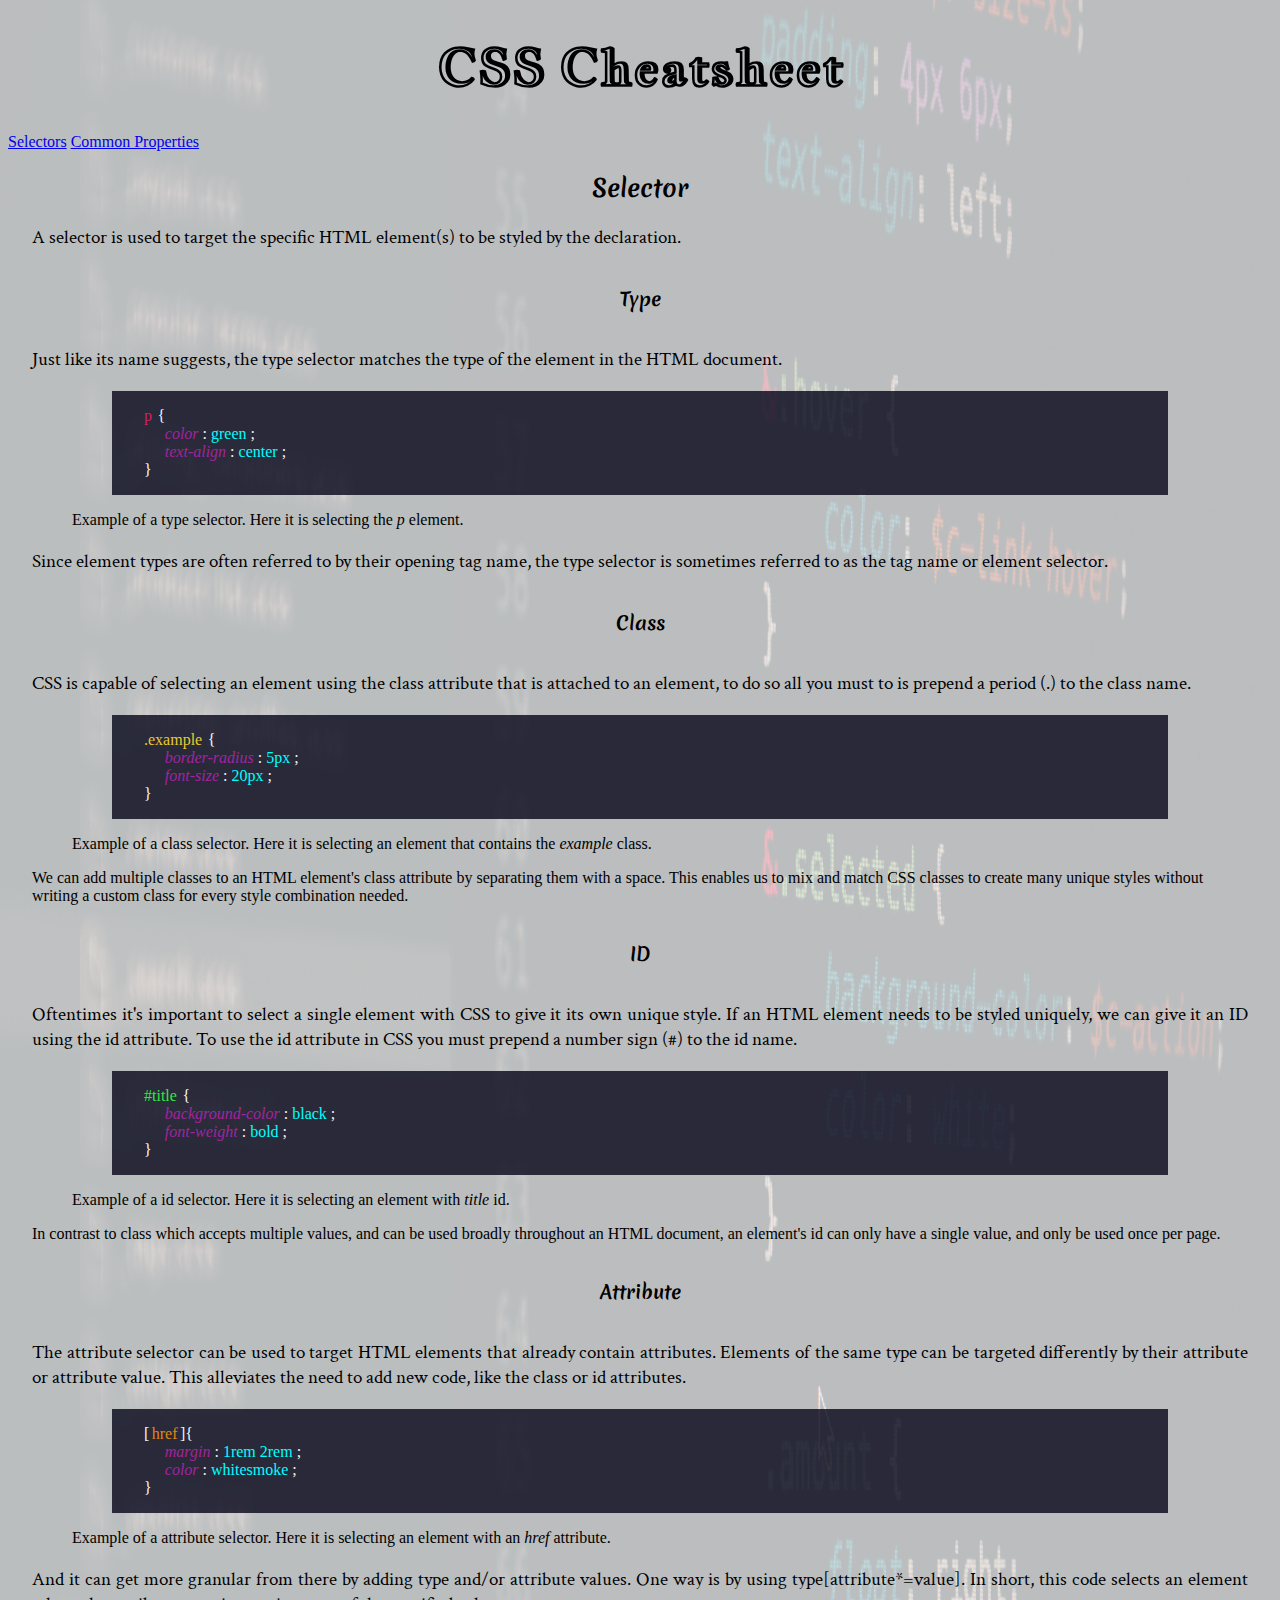
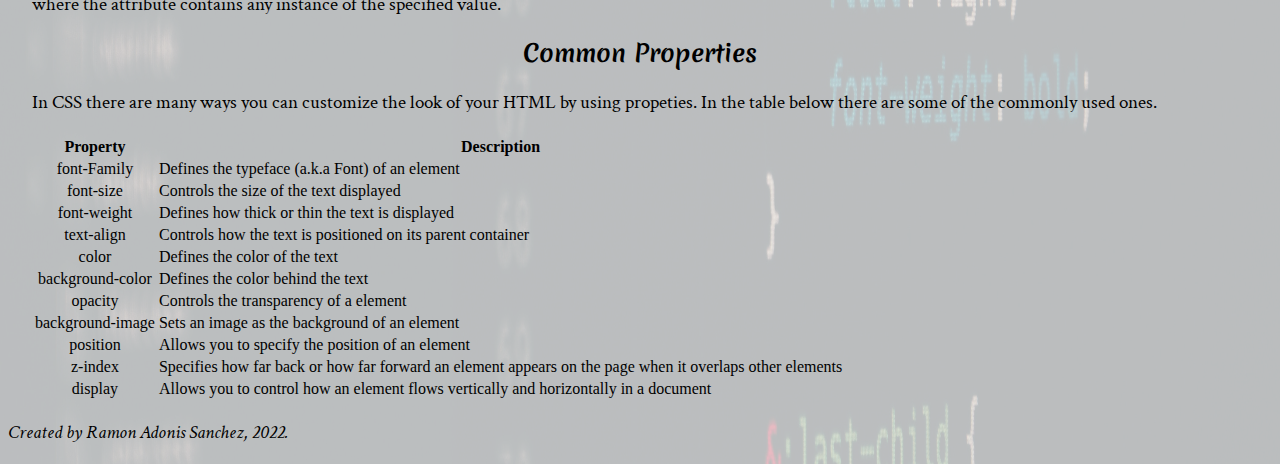
<file: CheatSheet/index.html>
<!DOCTYPE html>
<html> 
    <html lang="en">
    <head>
        <meta charset="UTF-8">
        <meta http-equiv="X-UA-Compatible" content="IE=edge">
        <meta name="viewport" content="width=device-width, initial-scale=1.0">
        <title>CSS Cheatsheet</title>
        <link href="https://cdn.jsdelivr.net/npm/bootstrap@5.0.2/dist/css/bootstrap.min.css" rel="stylesheet" integrity="sha384-EVSTQN3/azprG1Anm3QDgpJLIm9Nao0Yz1ztcQTwFspd3yD65VohhpuuCOmLASjC" crossorigin="anonymous">
        <link rel="stylesheet" href="style.css">
        <link rel="preconnect" href="https://fonts.googleapis.com">
        <link rel="preconnect" href="https://fonts.gstatic.com" crossorigin>
        <link href="https://fonts.googleapis.com/css2?family=Jacques+Francois+Shadow&display=swap" rel="stylesheet">
        <link href="https://fonts.googleapis.com/css2?family=Merienda:wght@400;700&display=swap" rel="stylesheet">
        <link href="https://fonts.googleapis.com/css2?family=Crimson+Text:ital,wght@0,400;0,600;1,400&display=swap" rel="stylesheet">
    </head>
    <body>
        <header>
            <h1>CSS Cheatsheet</h1>
        </header>
        <nav class="navbar navbar-expand-sm navbar-dark bg-dark sticky-top">
            <div class="navbar-nav container-fluid">
                <a class="nav-link" href="#selector">Selectors</a>
                <a class="nav-link" href="#properties">Common Properties</a>
            </div>
        </nav>
        <main>
            <section id="selector">
                <h2 class="p-4">Selector</h2>
                <p class="lead pb-1 pe-1">
                    A selector is used to target the specific HTML element(s) to be styled by the declaration.
                </p>
                <article>
                    <h3>Type</h3>
                    <p class="pb-1 pe-1">
                        Just like its name suggests, the type selector matches the type of the element in the HTML document.
                        <figure>
                            <blockquote class="blockquote">
                                <span class="select">p</span>{ <br>
                                    <span class="property">color</span>: <span class="val">green</span>; <br>
                                    <span class="property">text-align</span>: <span class="val">center</span>; <br>
                                }
                            </blockquote>
                            <figcaption class="blockquote-footer">
                                Example of a type selector. Here it is selecting the <em>p</em> element.
                            </figcaption>
                        </figure>
                    </p>
                </article>
                <aside>
                    <p>
                        Since element types are often referred to by their opening tag name, the type selector is sometimes referred to as the tag name or element selector.
                    </p>
                </aside>
                <article>
                    <h3>Class</h3>
                    <p>
                        CSS is capable of selecting an element using the class attribute that is attached to an element,
                        to do so all you must to is prepend a period (.) to the class name.
                    </p>
                    <figure>
                        <blockquote class="blockquote">
                            <span class="class">.example</span>{ <br>
                                <span class="property">border-radius</span>: <span class="val">5px</span>; <br>
                                <span class="property">font-size</span>: <span class="val">20px</span>; <br>
                            }
                        </blockquote>
                        <figcaption class="blockquote-footer">
                            Example of a class selector. Here it is selecting an element that contains the <em>example</em> class.
                        </figcaption>
                    </figure>
                </article>
                <aside>
                    We can add multiple classes to an HTML element's class attribute by separating them with a space. This enables us to 
                    mix and match CSS classes to create many unique styles without writing a custom class for every style combination needed.
                </aside>
                <article>
                    <h3>ID</h3>
                    <p>
                        Oftentimes it's important to select a single element with CSS to give it its own unique style. 
                        If an HTML element needs to be styled uniquely, we can give it an ID using the id attribute.
                        To use the id attribute in CSS you must prepend a number sign (#) to the id name.
                    </p>
                    <figure>
                        <blockquote class="blockquote">
                            <span class="id">#title</span>{ <br>
                                <span class="property">background-color</span>: <span class="val">black</span>; <br>
                                <span class="property">font-weight</span>: <span class="val">bold</span>; <br>
                            }
                        </blockquote>
                        <figcaption class="blockquote-footer">
                            Example of a id selector. Here it is selecting an element with  <em>title</em> id.
                        </figcaption>
                    </figure>
                </article>
                <aside>
                    In contrast to class which accepts multiple values, and can be used broadly throughout an HTML document, 
                    an element's id can only have a single value, and only be used once per page.
                </aside>
                <article>
                    <h3>Attribute</h3>
                    <p>
                        The attribute selector can be used to target HTML elements that already contain attributes. 
                        Elements of the same type can be targeted differently by their attribute or attribute value. 
                        This alleviates the need to add new code, like the class or id attributes.
                    </p>
                    <figure>
                        <blockquote class="blockquote">
                            [<span class="attribute">href</span>]{ <br>
                                <span class="property">margin</span>: <span class="val">1rem 2rem</span>; <br>
                                <span class="property">color</span>: <span class="val">whitesmoke</span>; <br>
                            }
                        </blockquote>
                        <figcaption class="blockquote-footer">
                            Example of a attribute selector. Here it is selecting an element with an <em>href</em> attribute.
                        </figcaption>
                    </figure>
                </article>
                <aside>
                    <p>
                        And it can get more granular from there by adding type and/or attribute values. 
                        One way is by using type[attribute*=value]. In short, this code selects an element 
                        where the attribute contains any instance of the specified value.
                    </p>
                </aside>
            </section>
            <section id="properties">
                <h2>Common Properties</h2>
                <p>
                    In CSS there are many ways you can customize the look of your HTML by using 
                    propeties. In the table below there are some of the commonly used ones.
                </p>
                <table class="table table-dark">
                    <thead>
                        <tr>
                            <th class="center">Property</th>
                            <th>Description</th>
                        </tr>
                    </thead>
                    <tbody>
                        <tr>
                            <td class="center">font-Family</td>
                            <td>Defines the typeface (a.k.a Font) of an element</td>
                        </tr>
                        <tr>
                            <td class="center">font-size</td>
                            <td>Controls the size of the text displayed</td>
                        </tr>
                        <tr>
                            <td class="center">font-weight</td>
                            <td>Defines how thick or thin the text is displayed</td>
                        </tr>
                        <tr>
                            <td class="center">text-align</td>
                            <td>Controls how the text is positioned on its parent container</td>
                        </tr>
                        <tr>
                            <td class="center">color</td>
                            <td>Defines the color of the text</td>
                        </tr>
                        <tr>
                            <td class="center">background-color</td>
                            <td>Defines the color behind the text</td>
                        </tr>
                        <tr>
                            <td class="center">opacity</td>
                            <td>Controls the transparency of a element</td>
                        </tr>
                        <tr>
                            <td class="center">background-image</td>
                            <td>Sets an image as the background of an element</td>
                        </tr>
                        <tr>
                            <td class="center">position</td>
                            <td>Allows you to specify the position of an element</td>
                        </tr>
                        <tr>
                            <td class="center">z-index</td>
                            <td>Specifies how far back or how far forward an element appears on the page when it overlaps other elements</td>
                        </tr>
                        <tr>
                            <td class="center">display</td>
                            <td>Allows you to control how an element flows vertically and horizontally in a document</td>
                        </tr>
                    </tbody>
                </table>
            </section>
        </main>
        <footer>
            <p>Created by Ramon Adonis Sanchez, 2022.</p>
        </footer>
    </body>
    </html>
</html>
</file>
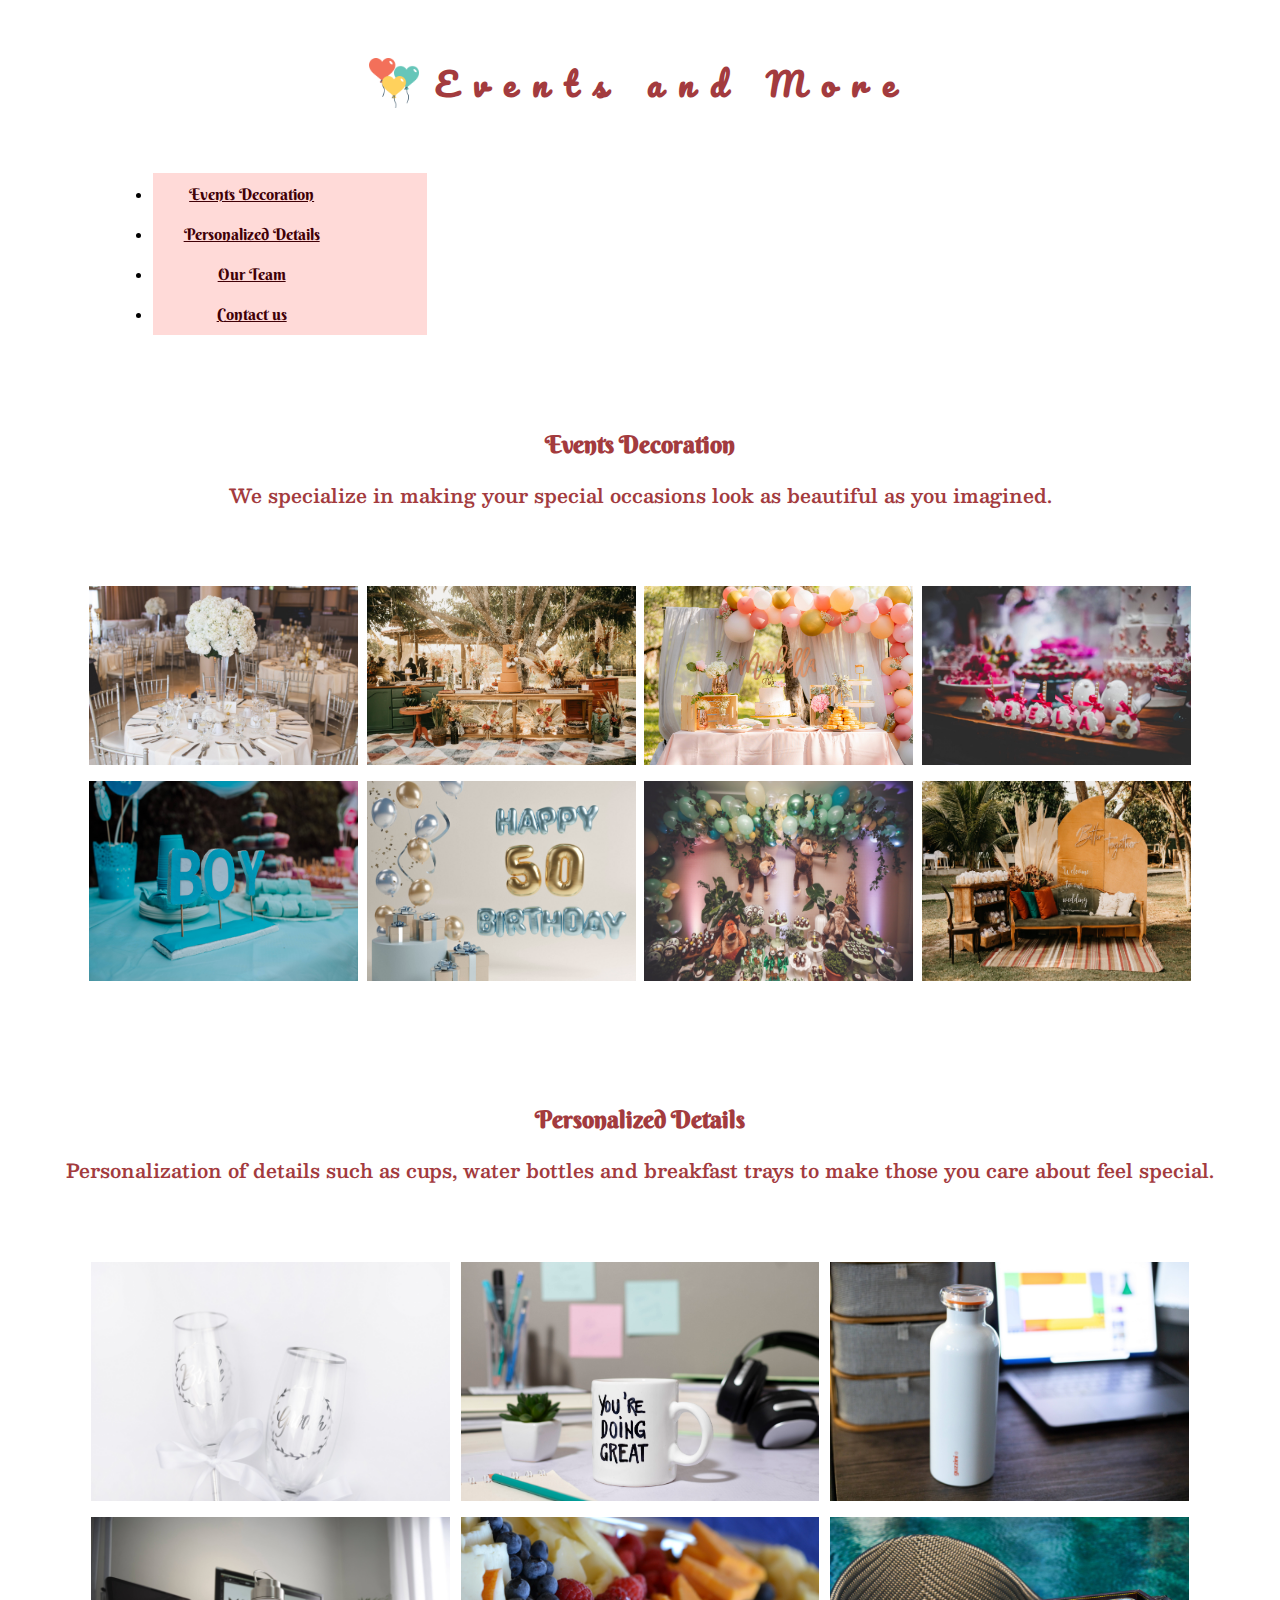
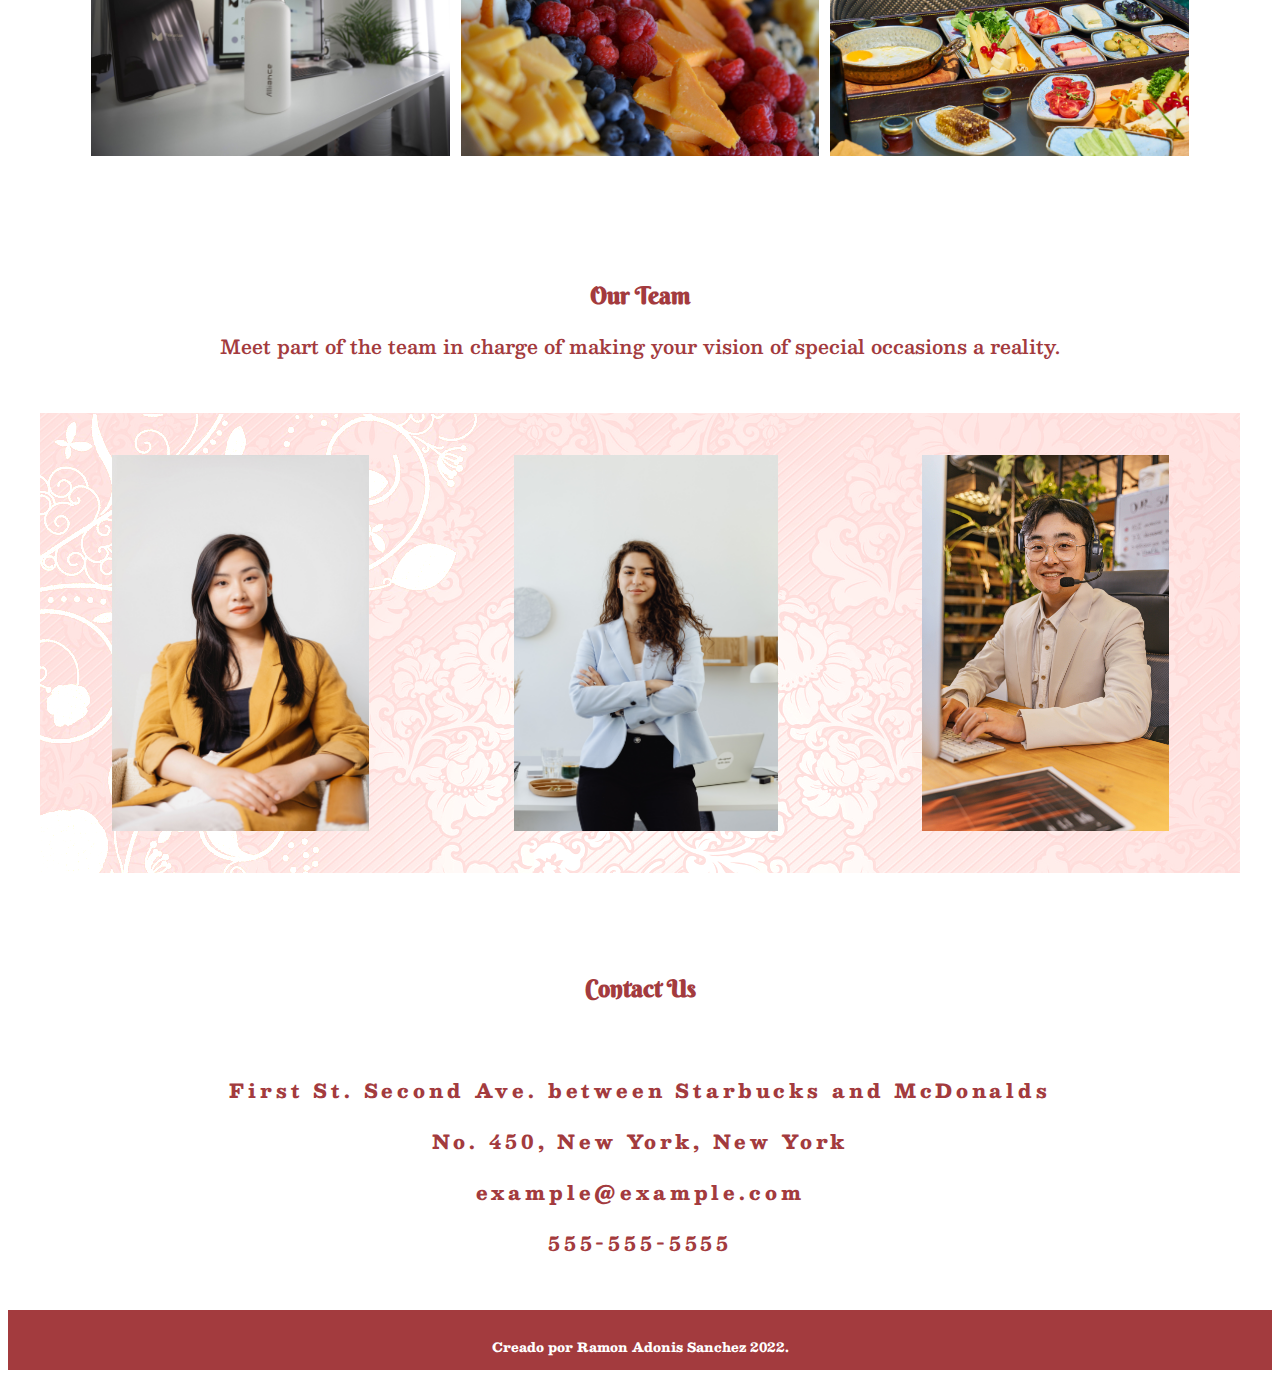
<file: Company Site/index.html>
<!DOCTYPE html>

<html>
  <head>
    <meta charset="UTF-8">
    <meta http-equiv="X-UA-Compatible" content="IE=edge">
    <meta name="viewport" content="width=device-width, initial-scale=1.0">
    <link href="https://cdn.jsdelivr.net/npm/bootstrap@5.0.2/dist/css/bootstrap.min.css" rel="stylesheet" integrity="sha384-EVSTQN3/azprG1Anm3QDgpJLIm9Nao0Yz1ztcQTwFspd3yD65VohhpuuCOmLASjC" crossorigin="anonymous">
    <link rel="shortcut icon" href="./Resources/Images/balloons.png"  type="image/png">
    <link rel="stylesheet" href="styles.css">
    <title>Events and More</title>
  </head>

  <body>
    <header class="d-flex">
      <div class="logo">
        <img src="./Resources/Images/balloons.png" alt="Events and More by FM">
        <h1>Events and More</h1>
      </div>
      <nav>
        <ul class="nav">
          <li class="nav-item">
            <a href="#decorations" class="nav-link">Events Decoration</a><img src="./Resources/Images/party.png" alt="">
          </li>
          <li class="nav-item">
            <a href="#details" class="nav-link">Personalized Details</a><img src="./Resources/Images/breakfast.png" alt="">
          </li>
          <li class="nav-item">
            <a href="#team" class="nav-link">Our Team</a><img src="./Resources/Images/team.png" alt="">
          </li>
          <li class="nav-item">
            <a href="#contact" class="nav-link">Contact us</a><img src="./Resources/Images/complain.png" alt="">
          </li>
        </ul>
      </nav>
    </header>
    <main class="d-flex">
      <section id="decorations">
        <div class="header">
          <h2>Events Decoration</h2>
          <p>We specialize in making your special occasions look as beautiful as you imagined.</p>
        </div>
        <figure>
          <img src="./Resources/Images/pexels-craig-adderley-2306281.jpg" alt="Wedding table decorated">
          <img src="./Resources/Images/pexels-jonathan-borba-9703865.jpg" alt="Fall event decoration">
          <img src="./Resources/Images/pexels-paola-vasquez-3593428.jpg" alt="Birthday decoration with balloons">
          <img src="./Resources/Images/pexels-vidal-balielo-jr-2337816.jpg" alt="Decorations with candies included">
          <img src="./Resources/Images/pexels-luis-quintero-2091331.jpg" alt="Baby shower decoration">
          <img src="./Resources/Images/festive-50th-birthday-assortment-with-balloons.jpg" alt="Birthday decoration">
          <img src="./Resources/Images/pexels-vidal-balielo-jr-2337859.jpg" alt="Baby's Birthday decoration">
          <img src="./Resources/Images/pexels-jonathan-borba-9703866.jpg" alt="Engagement party decoration">
        </figure>
      </section>
      <section id="details">
        <div class="header">
          <h2>Personalized Details</h2>
          <p>Personalization of details such as cups, water bottles and breakfast trays to make those you care about feel special.</p>
        </div>
        <figure>
          <img src="./Resources/Images/top-view-wedding-glasses-with-white-background.jpg" alt="Personalized glasses">
          <img src="./Resources/Images/inspirational-quote-written-mug.jpg" alt="Personalized mug">
          <img src="./Resources/Images/nicolas-j-leclercq-3jHsyCZeQSk-unsplash.jpg" alt="Personalized water bottle 1">
          <img src="./Resources/Images/milad-fakurian-bkmrXtXG1r8-unsplash.jpg" alt="Personalized water bottle 2">
          <img src="./Resources/Images/breakfast-g1d33305d6_1920.jpg" alt="Personalized cheese table">
          <img src="./Resources/Images/breakfast-g89dd4cd0f_1920.jpg" alt="Personalized breakfast table">
        </figure>
      </section>
      <section id="team">
        <div class="header">
          <h2>Our Team</h2>
          <p>Meet part of the team in charge of making your vision of special occasions a reality.</p>
        </div>
        <div class="content">
          <figure>
            <img src="./Resources/Images/pexels-artem-podrez-8519121 (1).jpg" alt="">
            <figcaption>
              <h3>Mei Qi Zhang</h3>
              <p>Founder and CEO of Events and More</p>
            </figcaption>
          </figure>
          <figure>
            <img src="./Resources/Images/pexels-karolina-grabowska-8528852.jpg" alt="">
            <figcaption>
              <h3>Katherine Solovyova</h3>
              <p>Partner - Events Decorations</p>
            </figcaption>
          </figure>
          <figure>
            <img src="./Resources/Images/pexels-antoni-shkraba-8192182 (1).jpg" alt="">
            <figcaption>
              <h3>Antoni Vhim</h3>
              <p>Partner - Details Personalization</p>
            </figcaption>
          </figure>
        </div>
      </section>
      <section id="contact">
        <div class="header">
          <h2>Contact Us</h2>
        </div>
        <div class="contact">
          <p>First St. Second Ave. between Starbucks and McDonalds</p>
          <p>No. 450, New York, New York</p>
          <p>example@example.com</p>
          <p>555-555-5555</p>
        </div>
      </section>
    </main>
    <footer>
      <p>Creado por Ramon Adonis Sanchez 2022.</p>
    </footer>
  </body>
</html>
</file>
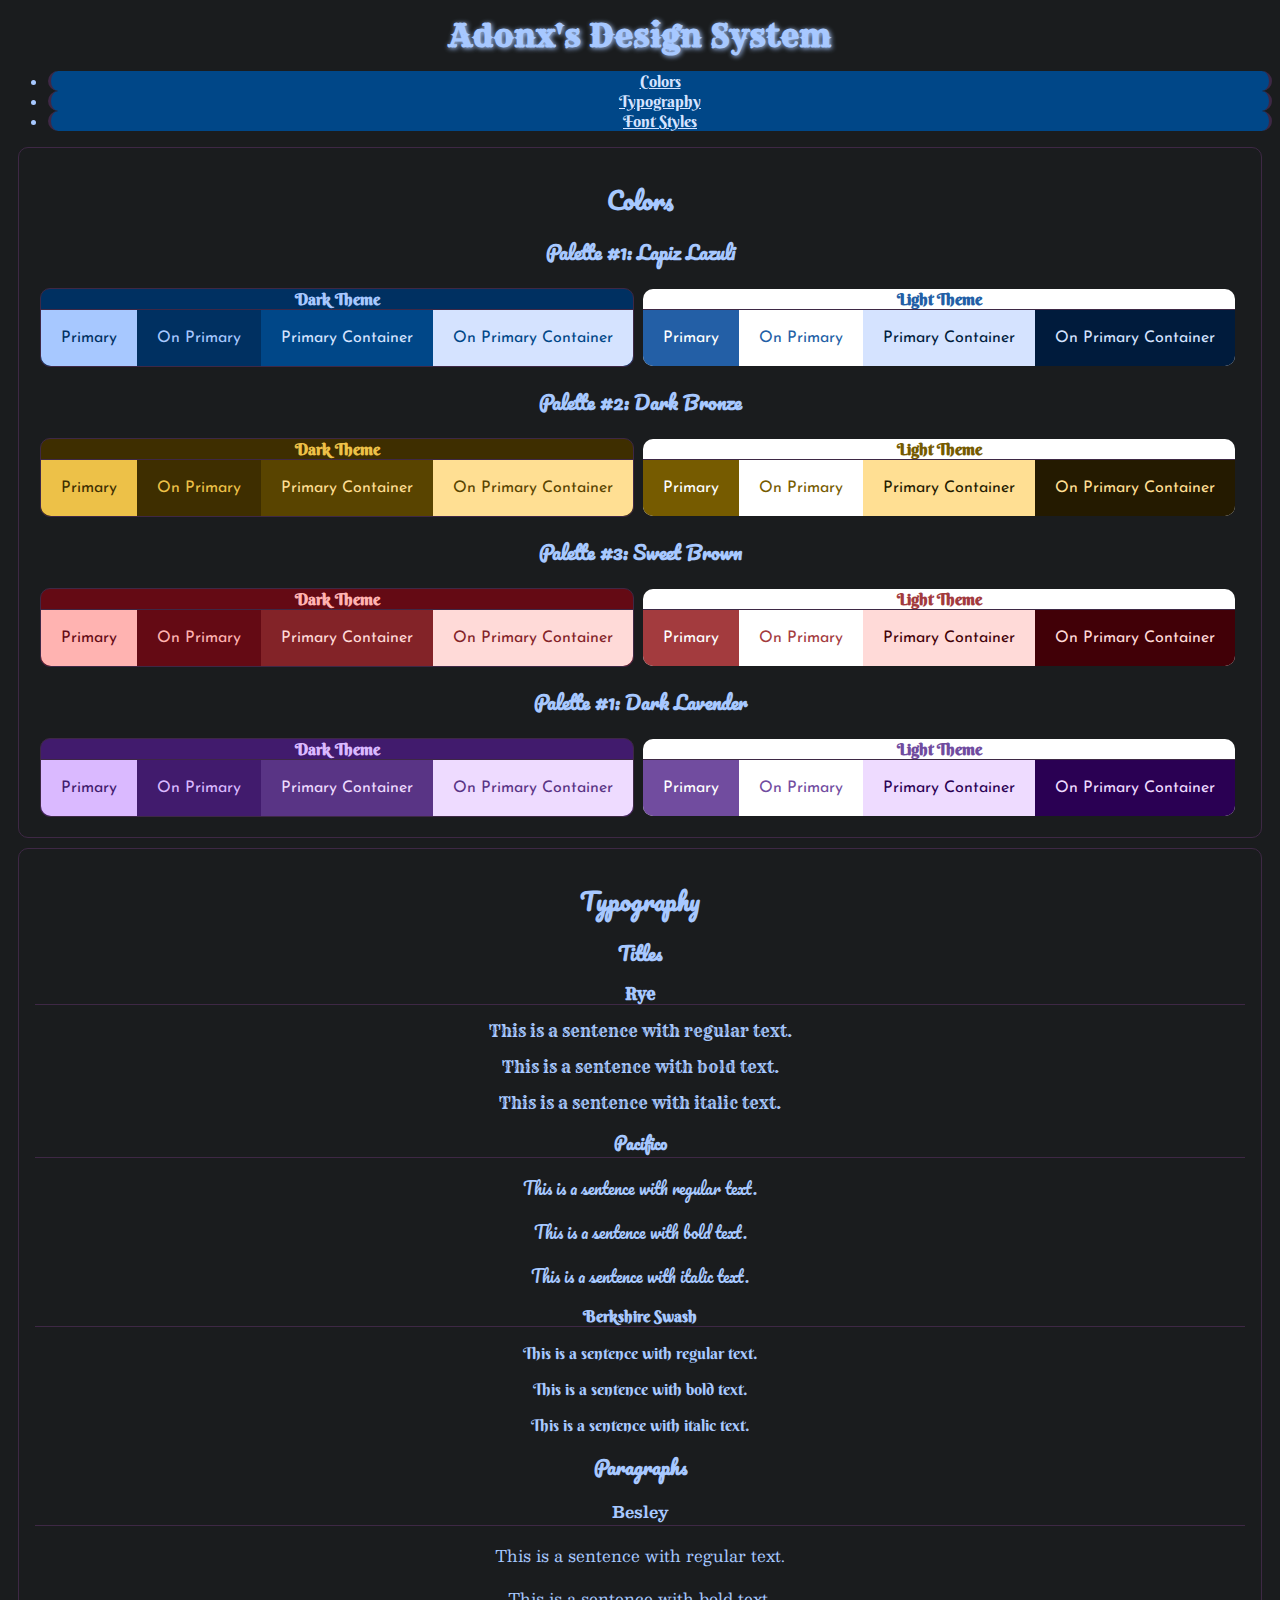
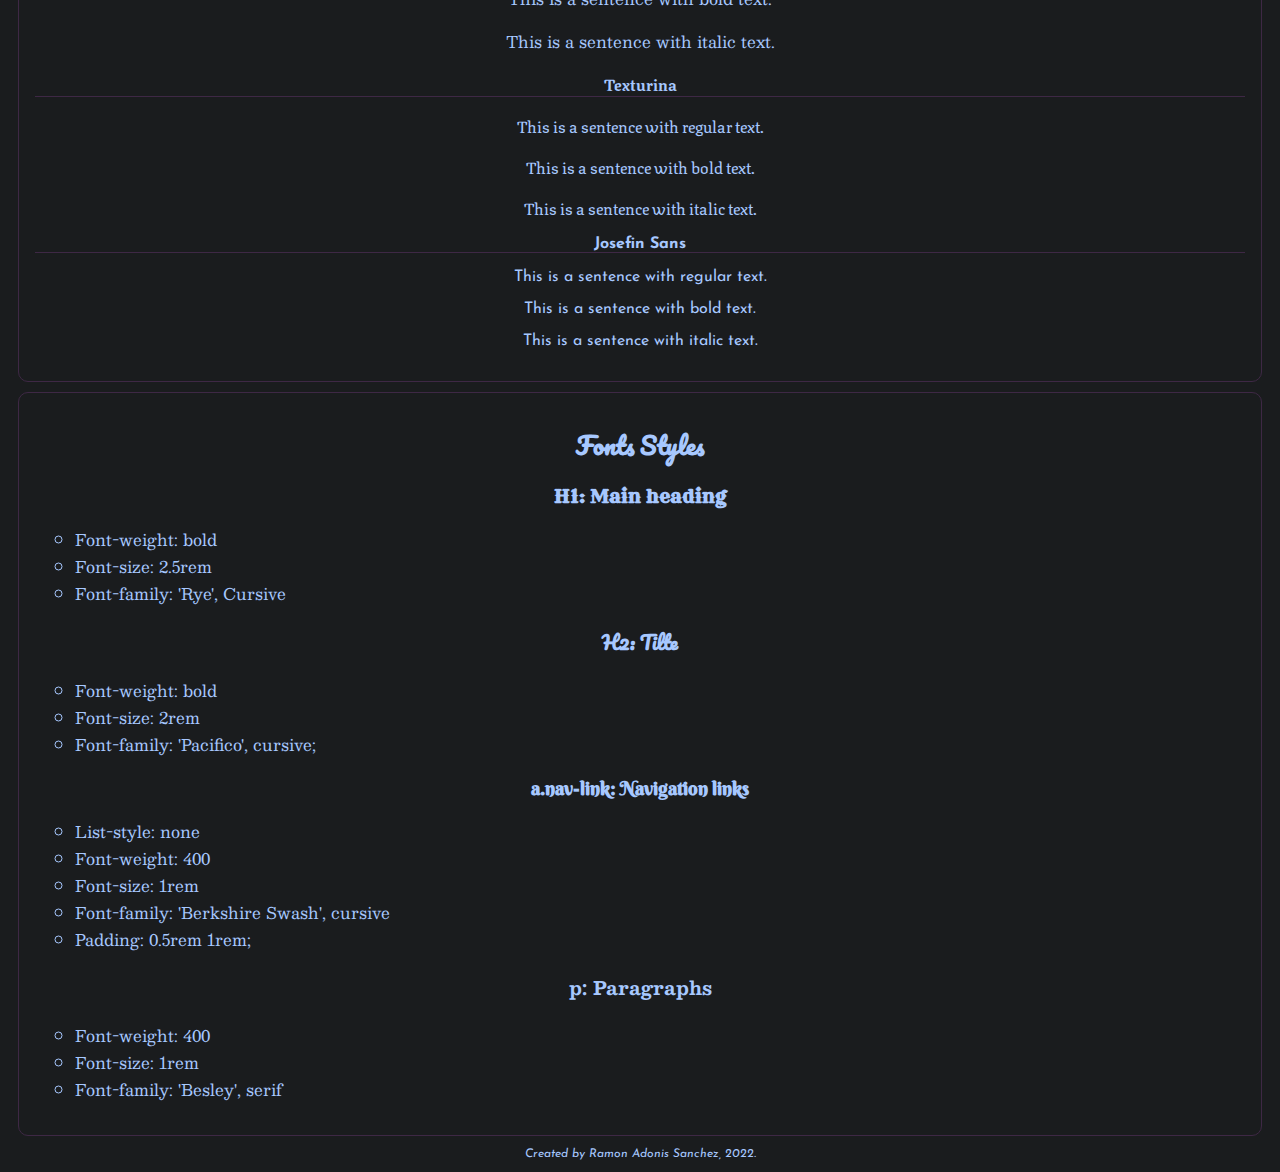
<file: Web Design Website/index.html>
<!DOCTYPE html>
<html lang="en">
<head>
    <meta charset="UTF-8">
    <meta http-equiv="X-UA-Compatible" content="IE=edge">
    <meta name="viewport" content="width=device-width, initial-scale=1.0">
    <title>Website Design System</title>
    <link href="https://cdn.jsdelivr.net/npm/bootstrap@5.0.2/dist/css/bootstrap.min.css" rel="stylesheet" integrity="sha384-EVSTQN3/azprG1Anm3QDgpJLIm9Nao0Yz1ztcQTwFspd3yD65VohhpuuCOmLASjC" crossorigin="anonymous">
    <link rel="stylesheet" href="styles.css">
</head>
<body class="container-fluid">
    <nav>
        <header>
            <h1 class="header-title">Adonx's Design System</h1>
        </header>
        <ul class="nav d-flex justify-content-around">
            <li class="nav-item"><a class="nav-link" href="#colors">Colors</a></li>
            <li class="nav-item"><a class="nav-link" href="#typography">Typography</a></li>
            <li class="nav-item"><a class="nav-link" href="#fonts">Font Styles</a></li>
        </ul>
    </nav>
    <main>
        <section id="colors">
            <h2 class="main-title">Colors</h2>
            <article class="d-flex justify-content-around">
                <div class="d-inline-flex color-1">
                    <h3 class="subtitle">Palette #1: Lapiz Lazuli</h3>
                    <div class="dark">
                        <h4>Dark Theme</h4>
                        <figure class="primary">
                            Primary
                        </figure>
                        <figure class="onprimary" color="dBlue">
                            On Primary
                        </figure>
                        <figure class="primarycontainer" color="dBlue">
                            Primary Container
                        </figure>
                        <figure class="onprimarycontainer" color="dBlue">
                            On Primary Container
                        </figure>
                    </div>
                    <div class="light">
                        <h4>Light Theme</h4>
                        <figure class="primary">
                            Primary
                        </figure>
                        <figure class="onprimary">
                            On Primary
                        </figure>
                        <figure class="primarycontainer">
                            Primary Container
                        </figure>
                        <figure class="onprimarycontainer">
                            On Primary Container
                        </figure>
                    </div>
                </div>
                <div class="d-inline-flex color-2">
                    <h3 class="subtitle">Palette #2: Dark Bronze</h3>
                    <div class="dark">
                        <h4>Dark Theme</h4>
                        <figure class="primary">
                            Primary
                        </figure>
                        <figure class="onprimary">
                            On Primary
                        </figure>
                        <figure class="primarycontainer">
                            Primary Container
                        </figure>
                        <figure class="onprimarycontainer">
                            On Primary Container
                        </figure>
                    </div>
                    <div class="light">
                        <h4>Light Theme</h4>
                        <figure class="primary">
                            Primary
                        </figure>
                        <figure class="onprimary">
                            On Primary
                        </figure>
                        <figure class="primarycontainer">
                            Primary Container
                        </figure>
                        <figure class="onprimarycontainer">
                            On Primary Container
                        </figure>
                    </div>
                </div>
                <div class="d-inline-flex color-3">
                    <h3 class="subtitle">Palette #3: Sweet Brown</h3>
                    <div class="dark">
                        <h4>Dark Theme</h4>
                        <figure class="primary">
                            Primary
                        </figure>
                        <figure class="onprimary">
                            On Primary
                        </figure>
                        <figure class="primarycontainer">
                            Primary Container
                        </figure>
                        <figure class="onprimarycontainer">
                            On Primary Container
                        </figure>
                    </div>
                    <div class="light">
                        <h4>Light Theme</h4>
                        <figure class="primary">
                            Primary
                        </figure>
                        <figure class="onprimary">
                            On Primary
                        </figure>
                        <figure class="primarycontainer">
                            Primary Container
                        </figure>
                        <figure class="onprimarycontainer">
                            On Primary Container
                        </figure>
                    </div>
                </div>
                <div class="d-inline-flex color-4">
                    <h3 class="subtitle">Palette #1: Dark Lavender </h3>
                    <div class="dark">
                        <h4>Dark Theme</h4>
                        <figure class="primary">
                            Primary
                        </figure>
                        <figure class="onprimary">
                            On Primary
                        </figure>
                        <figure class="primarycontainer">
                            Primary Container
                        </figure>
                        <figure class="onprimarycontainer">
                            On Primary Container
                        </figure>
                    </div>
                    <div class="light">
                        <h4>Light Theme</h4>
                        <figure class="primary">
                            Primary
                        </figure>
                        <figure class="onprimary">
                            On Primary
                        </figure>
                        <figure class="primarycontainer">
                            Primary Container
                        </figure>
                        <figure class="onprimarycontainer">
                            On Primary Container
                        </figure>
                    </div>
                </div>
            </article>
        </section>
        <section id="typography">
            <h2 class="main-title">Typography</h2>
            <article class="d-flex justify-content-around">
                <div class="d-inline-flex title">
                    <h3 class="subtitle">Titles</h3>
                    <div class="title-1">
                        <h4>Rye</h4>
                        <p>This is a sentence with regular text.</p>
                        <p class="fw-bold">This is a sentence with bold text.</p>
                        <p class="fst-italic">This is a sentence with italic text.</p>
                    </div>
                    <div class="title-2">
                        <h4>Pacifico</h4>
                        <p>This is a sentence with regular text.</p>
                        <p class="fw-bold">This is a sentence with bold text.</p>
                        <p class="fst-italic">This is a sentence with italic text.</p>
                    </div>
                    <div class="title-3">
                        <h4>Berkshire Swash</h4>
                        <p>This is a sentence with regular text.</p>
                        <p class="fw-bold">This is a sentence with bold text.</p>
                        <p class="fst-italic">This is a sentence with italic text.</p>
                    </div>
                </div>
                <div class="d-inline-flex paragraphs">
                    <h3 class="subtitle">Paragraphs</h3>
                    <div class="paragraph-1">
                        <h4>Besley</h4>
                        <p>This is a sentence with regular text.</p>
                        <p class="fw-bold">This is a sentence with bold text.</p>
                        <p class="fst-italic">This is a sentence with italic text.</p>
                    </div>
                    <div class="paragraph-2">
                        <h4>Texturina</h4>
                        <p>This is a sentence with regular text.</p>
                        <p class="fw-bold">This is a sentence with bold text.</p>
                        <p class="fst-italic">This is a sentence with italic text.</p>
                    </div>
                    <div class="paragraph-3">
                        <h4>Josefin Sans</h4>
                        <p>This is a sentence with regular text.</p>
                        <p class="fw-bold">This is a sentence with bold text.</p>
                        <p class="fst-italic">This is a sentence with italic text.</p>
                    </div>
                </div>
            </article>
        </section>
        <section id="fonts">
            <h2 class="main-title">Fonts Styles</h2>
            <article class="d-flex justify-content-around">
                <div class="d-inline-flex">
                    <h3 class="title-1">H1: Main heading</h3>
                    <ul class="list">
                        <li>Font-weight: bold</li>
                        <li>Font-size: 2.5rem</li>
                        <li>Font-family: 'Rye', Cursive</li>
                    </ul>
                </div>
                <div class="d-inline-flex">
                    <h3 class="title-2">H2: Tilte</h3>
                    <ul class="list">
                        <li>Font-weight: bold</li>
                        <li>Font-size: 2rem</li>
                        <li>Font-family: 'Pacifico', cursive;</li>
                    </ul>
                </div>
                <div class="d-inline-flex">
                    <h3 class="title-3">a.nav-link: Navigation links</h3>
                    <ul class="list">
                        <li>List-style: none</li>
                        <li>Font-weight: 400</li>
                        <li>Font-size: 1rem</li>
                        <li>Font-family: 'Berkshire Swash', cursive</li>
                        <li>Padding: 0.5rem 1rem;</li>
                    </ul>
                </div>
                <div class="d-inline-flex">
                    <h3 class="paragraph-1">p: Paragraphs</h3>
                    <ul class="list">
                        <li>Font-weight: 400</li>
                        <li>Font-size: 1rem</li>
                        <li>Font-family: 'Besley', serif</li>
                    </ul>
                </div>
            </article>
        </section>
    </main>
    <footer>
        <p>Created by Ramon Adonis Sanchez, 2022.</p>
    </footer>
</body>
</html>
</file>
<file: CheatSheet/style.css>
body{
    background-image: url("./images/Background.jpg");
    background-repeat: round;
    background-color: #ffffffba;
    background-blend-mode: overlay
}

h1{
    font-family: 'Jacques Francois Shadow', cursive;
    text-align: center;
    font-size: 50px;
}
h2{
    text-align: center;
    font-family: 'Merienda', cursive;
    font-weight: 700;
}

h3{
    text-align: center;
    font-family: 'Merienda', cursive;
    padding-bottom: 1rem;
    padding-top: 1rem;
    box-sizing: content-box;
}

section{
    margin-left: 1.5rem;
    margin-right: 1.5rem;
}

p{
    text-align: justify;
    font-family: 'Crimson Text';
    font-size: 1.2rem;
}

.container-fluid{
    justify-content: space-evenly !important;
}

.nav-link:hover{
    background-color: #c8c2d30d;
    border-radius: 15px;
}

.blockquote{
    background-color: rgb(1 1 22 / 79%);
    color: whitesmoke;
    padding-left: 2rem;
    padding-top: 1rem;
    padding-bottom: 1rem;
}

.blockquote-footer{
    font-weight: 500;
    color: black;
}

.select{
    color: #d3215d;
    padding-right: 0.35rem;
}

.class{
    color: #e9c92e;
    padding-right: 0.35rem;
}

.id{
    color: #2ee945;
    padding-right: 0.35rem;
}

.attribute{
    color: #e2860e;
    padding-right: 0.15rem;
    padding-left: 0.15rem;
}

.property{
    padding-left: 1.3rem;
    color: #a3249f;
    padding-right: 0.25rem;
    font-style: italic;
}

.val{
    padding-right: 0.25rem;
    color: aqua;
}

.center{
    text-align: center !important;
}

footer{
    font-style: italic;
    font-size: 12px;
    text-align: center;
}
</file>
<file: Company Site/styles.css>
@import url('https://fonts.googleapis.com/css2?family=Berkshire+Swash&family=Besley:ital,wght@0,400;0,500;0,600;0,700;0,800;0,900;1,400;1,500;1,600;1,700;1,800;1,900&family=Josefin+Sans:ital,wght@0,100;0,200;0,300;0,400;0,500;0,600;0,700;1,100;1,200;1,300;1,400;1,500;1,600;1,700&family=Pacifico&family=Rye&family=Texturina:ital,opsz,wght@0,12..72,100;0,12..72,200;0,12..72,300;0,12..72,400;0,12..72,500;0,12..72,600;0,12..72,700;0,12..72,800;0,12..72,900;1,12..72,100;1,12..72,200;1,12..72,300;1,12..72,400;1,12..72,500;1,12..72,600;1,12..72,700;1,12..72,800;1,12..72,900&display=swap');

:root{
    --title: 'Rye', cursive;
    --nav-text: 'Pacifico', cursive;
    --header-text: 'Berkshire Swash', cursive;
    --paragraph1: 'Besley', serif;
    --paragraph2: 'Texturina', serif;
    --paragraph3: 'Josefin Sans', sans-serif;
}

header.d-flex{
    display: flex;
    flex-direction: column;
    flex-wrap: wrap;
    align-content: space-evenly;
    flex: 1 1 auto;
}

.logo{
    font-family: var(--nav-text);
    display: flex;
    justify-content: center;
    padding: 2%;
}

.logo img{
    width: 5%;
    height: fit-content;
    align-self: center;
}

.logo h1{
    letter-spacing: 0.5em;
    padding-left: 0.5em;
    color: #a33b3e;
}

.nav-link{
    display: inline-block;
    padding-right: 30%;
    color: #410007;
}

.nav-item{
    width: 25%;
    padding: 1%;
    text-align: center;
    background-color: #ffdad8;
    font-family: var(--header-text);
}

.nav-item img{
    width: 0%;
}

.nav-item:hover{
    background-color: #410007;
}

.nav-item:hover .nav-link{
    color: #ffdad8 !important;
}

.nav-item:hover img{
    -webkit-transition: width 1s ease-in-out;
    -moz-transition: width 1s ease-in-out;
    -o-transition: width 1s ease-in-out;
    transition: width 1s ease-in-out;

    width:10%;
}

main{
    display: flex;
    flex-direction: column;
    flex-wrap: wrap;
    flex: 1 1 auto;
}

#decorations, #details, #team, #contact{
    padding: 2em;
    display: flex;
    flex-direction: column;
}

.header{
    margin: 1em 0 2em 0;
    text-align: center;
    color: #a33b3e;
}

.header h2{
    font-family: var(--header-text);
}

.header p{
    font-family: var(--paragraph1);
    font-size: 1.2em;
    font-weight: 600;
}

figure{
    display: flex;
    flex-wrap: wrap;
    justify-content: space-evenly;
}

#decorations figure img{
    width: 24%;
    margin: 0.5em 0;
}

#details figure img{
    width: 32%;
    margin: 0.5em 0;
}

.content{
    display: flex;
    align-content: flex-end;
    padding: 1em 0;
    background-image: url(./Resources/Images/art-g7ad457f17_1920.jpg);
    background-repeat: no-repeat;
    background-size: cover;
    background-color: #ffdad8;
    background-blend-mode: color-dodge;
}

#team figure{
    display: inline-flex;
    align-content: center;
}

#team figure img{
    width: 80%;
    height: 95%;
}

#team figcaption{
    position: absolute;
    font-family: var(--nav-text);
    background-color: #a33b3e;
    width: 25.5%;
    color: white;
    text-align: center;
    padding: 1em 0 0;
    visibility: hidden;
}

#team figure:nth-child(2) figcaption{
    width: 26%;
}

#team figure:nth-child(3) figcaption{
    width: 24.5%;
}

#team figure:hover figcaption{
    -webkit-transition: visibility 1s ease-in-out;
    -moz-transition: visibility 1s ease-in-out;
    -o-transition: visibility 1s ease-in-out;
    transition: visibility 1s ease-in-out;

    visibility: visible;
}

.contact{
    text-align: center;
    font-family: var(--paragraph1);
    font-size: 1.2em;
    letter-spacing: 0.2em;
    font-weight: 800;
    color: #a33b3e;
}

footer{
    background-color: #a33b3e;
    color: white;
    text-align: center;
    font-size: 0.8em;
    font-weight: 800;
    font-family: var(--paragraph1);
    padding: 1em;
}

footer p{
    margin-bottom: 0;
}
</file>
<file: Web Design Website/styles.css>
@import url('https://fonts.googleapis.com/css2?family=Berkshire+Swash&family=Besley:ital,wght@0,400;0,500;0,600;0,700;0,800;0,900;1,400;1,500;1,600;1,700;1,800;1,900&family=Josefin+Sans:ital,wght@0,100;0,200;0,300;0,400;0,500;0,600;0,700;1,100;1,200;1,300;1,400;1,500;1,600;1,700&family=Pacifico&family=Rye&family=Texturina:ital,opsz,wght@0,12..72,100;0,12..72,200;0,12..72,300;0,12..72,400;0,12..72,500;0,12..72,600;0,12..72,700;0,12..72,800;0,12..72,900;1,12..72,100;1,12..72,200;1,12..72,300;1,12..72,400;1,12..72,500;1,12..72,600;1,12..72,700;1,12..72,800;1,12..72,900&display=swap');

/* Titles Fonts: 
    *'Berkshire Swash', cursive;
    *'Pacifico', cursive;
    *'Rye', cursive;
*/

/* Paragraphs Fonts:
    *'Besley', serif;
    *'Texturina', serif;
    *'Josefin Sans', sans-serif;
*/

:root{
    --title: 'Rye', cursive;
    --nav-text: 'Pacifico', cursive;
    --header-text: 'Berkshire Swash', cursive;
    --paragraph1: 'Besley', serif;
    --paragraph2: 'Texturina', serif;
    --paragraph3: 'Josefin Sans', sans-serif;

    /* First Color Dark Theme */
    --dark1-primary: #a7c8ff;
    --dark1-onprimary: #003061;
    --dark1-primarycontainer: #004788;
    --dark1-onprimarycontainer: #d5e3ff;
    /* First Color Light Theme */
    --light1-primary: #235fa6;
    --light1-onprimary: #ffffff;
    --light1-primarycontainer: #d5e3ff;
    --light1-onprimarycontainer: #001b3c;

    /* Second Color Dark Theme */
    --dark2-primary: #edc148;
    --dark2-onprimary: #3e2e00;
    --dark2-primarycontainer: #594400;
    --dark2-onprimarycontainer: #ffdf93;
    /* Second Color Light Theme */
    --light2-primary: #765b00;
    --light2-onprimary: #ffffff;
    --light2-primarycontainer: #ffdf93;
    --light2-onprimarycontainer: #241a00;

    /* Third Color Dark Theme */
    --dark3-primary: #ffb3b1;
    --dark3-onprimary: #640a14;
    --dark3-primarycontainer: #832328;
    --dark3-onprimarycontainer: #ffdad8;
    /* Third Color Light Theme */
    --light3-primary: #a33b3e;
    --light3-onprimary: #ffffff;
    --light3-primarycontainer: #ffdad8;
    --light3-onprimarycontainer: #410007;

    /* Fourth Color Dark Theme */
    --dark4-primary: #dab9ff;
    --dark4-onprimary: #411b6d;
    --dark4-primarycontainer: #593485;
    --dark4-onprimarycontainer: #eedbff;
    /* Fourth Color Light Theme */
    --light4-primary: #714c9f;
    --light4-onprimary: #ffffff;
    --light4-primarycontainer: #eedbff;
    --light4-onprimarycontainer: #2a0053;

    /* Other Color */
    --background: #1a1c1e;
    --outline: #3e2845;
}

body{
    background-color: var(--background);
    color: var(--dark1-primary);
}

.header-title{
    font-family: var(--title);
    text-align: center;
    margin: 15px;
    text-shadow: 1px 1px 5px;
}

li.nav-item{
    text-align: center;
    text-decoration: none;
    flex: 1 1 auto;
    font-family: var(--header-text);
    background: var(--dark1-primarycontainer);
    background-blend-mode: overlay;
    border-left: 3px var(--outline) solid;
    border-radius: 27px;
    border-right: 3px var(--outline) solid;
}

.nav-item:hover{
    background: var(--primary);
    border-left: 3px var(--outline) solid;
    border-radius: 27px;
    border-right: 3px var(--outline) solid;
}

.nav-link{
    color: var(--dark1-onprimarycontainer);
}

.nav-link:hover{
    color: var(--dark1-primarycontainer);
    font-size: 20px;
}

section{
    margin: 10px;
    padding: 1rem;
    border: 1px var(--outline) solid;
    border-radius: 10px;
}

section:hover{
    box-shadow: 0px 2px 10px;
}

.main-title, .subtitle{
    text-align: center;
    font-family: var(--nav-text);
    margin: 15px;

}

article.d-flex{
    flex-wrap: wrap;
}

.d-inline-flex{
    flex-direction: column-reverse;
    text-align: center;
}

h4{
    border-bottom: 1px var(--outline) solid;
    margin: 0;
    font-family: var(--header-text);
}

figure{
    display: inline-flex;
    padding: 20px;
    margin: 0;
    font-family: var(--paragraph3);
}

.color-1 .light{
    background-color: var(--light1-onprimary);
    border-radius: 10px;
    margin: 5px;
    color: var(--light1-primary);
    display: inline-table;
    width: fit-content;
}

.color-1 .light .primary{
    background-color: var(--light1-primary);
    color: var(--light1-onprimary);
    border-radius: 0 0 0 10px;
}

.color-1 .light .onprimary{
    background-color: var(--light1-onprimary);
    color: var(--light1-primary);
}

.color-1 .light .primarycontainer{
    background-color: var(--light1-primarycontainer);
    color: var(--light1-onprimarycontainer);
}

.color-1 .light .onprimarycontainer{
    background-color: var(--light1-onprimarycontainer);
    color: var(--light1-primarycontainer);
    border-radius: 0 0 10px;
}

.color-1 .dark{
    background-color: var(--dark1-onprimary);
    border-radius: 10px;
    margin-top: 5px;
    color: var(--dark1-primary);
    border: 1px var(--outline) solid;
    display: inline-table;
    width: fit-content;
}

.color-1 .dark .primary{
    background-color: var(--dark1-primary);
    color: var(--dark1-onprimary);
    border-radius: 0 0 0 10px;
}

.color-1 .dark .onprimary{
    background-color: var(--dark1-onprimary);
    color: var(--dark1-primary);
}

.color-1 .dark .primarycontainer{
    background-color: var(--dark1-primarycontainer);
    color: var(--dark1-onprimarycontainer);
}

.color-1 .dark .onprimarycontainer{
    background-color: var(--dark1-onprimarycontainer);
    color: var(--dark1-primarycontainer);
    border-radius: 0 0 10px;
}

.color-2 .light{
    background-color: var(--light2-onprimary);
    border-radius: 10px;
    margin: 5px;
    color: var(--light2-primary);
    display: inline-table;
    width: fit-content;
}

.color-2 .light .primary{
    background-color: var(--light2-primary);
    color: var(--light2-onprimary);
    border-radius: 0 0 0 10px;
}

.color-2 .light .onprimary{
    background-color: var(--light2-onprimary);
    color: var(--light2-primary);
}

.color-2 .light .primarycontainer{
    background-color: var(--light2-primarycontainer);
    color: var(--light2-onprimarycontainer);
}

.color-2 .light .onprimarycontainer{
    background-color: var(--light2-onprimarycontainer);
    color: var(--light2-primarycontainer);
    border-radius: 0 0 10px;
}

.color-2 .dark{
    background-color: var(--dark2-onprimary);
    border-radius: 10px;
    margin-top: 5px;
    color: var(--dark2-primary);
    border: 1px var(--outline) solid;
    display: inline-table;
    width: fit-content;
}

.color-2 .dark .primary{
    background-color: var(--dark2-primary);
    color: var(--dark2-onprimary);
    border-radius: 0 0 0 10px;
}

.color-2 .dark .onprimary{
    background-color: var(--dark2-onprimary);
    color: var(--dark2-primary);
}

.color-2 .dark .primarycontainer{
    background-color: var(--dark2-primarycontainer);
    color: var(--dark2-onprimarycontainer);
}

.color-2 .dark .onprimarycontainer{
    background-color: var(--dark2-onprimarycontainer);
    color: var(--dark2-primarycontainer);
    border-radius: 0 0 10px;
}

.color-3 .light{
    background-color: var(--light3-onprimary);
    border-radius: 10px;
    margin: 5px;
    color: var(--light3-primary);
    display: inline-table;
    width: fit-content;
}

.color-3 .light .primary{
    background-color: var(--light3-primary);
    color: var(--light3-onprimary);
    border-radius: 0 0 0 10px;
}

.color-3 .light .onprimary{
    background-color: var(--light3-onprimary);
    color: var(--light3-primary);
}

.color-3 .light .primarycontainer{
    background-color: var(--light3-primarycontainer);
    color: var(--light3-onprimarycontainer);
}

.color-3 .light .onprimarycontainer{
    background-color: var(--light3-onprimarycontainer);
    color: var(--light3-primarycontainer);
    border-radius: 0 0 10px;
}

.color-3 .dark{
    background-color: var(--dark3-onprimary);
    border-radius: 10px;
    margin-top: 5px;
    color: var(--dark3-primary);
    border: 1px var(--outline) solid;
    display: inline-table;
    width: fit-content;
}

.color-3 .dark .primary{
    background-color: var(--dark3-primary);
    color: var(--dark3-onprimary);
    border-radius: 0 0 0 10px;
}

.color-3 .dark .onprimary{
    background-color: var(--dark3-onprimary);
    color: var(--dark3-primary);
}

.color-3 .dark .primarycontainer{
    background-color: var(--dark3-primarycontainer);
    color: var(--dark3-onprimarycontainer);
}

.color-3 .dark .onprimarycontainer{
    background-color: var(--dark3-onprimarycontainer);
    color: var(--dark3-primarycontainer);
    border-radius: 0 0 10px;
}

.color-4 .light{
    background-color: var(--light4-onprimary);
    border-radius: 10px;
    margin: 5px;
    color: var(--light4-primary);
    display: inline-table;
    width: fit-content;
}

.color-4 .light .primary{
    background-color: var(--light4-primary);
    color: var(--light4-onprimary);
    border-radius: 0 0 0 10px;
}

.color-4 .light .onprimary{
    background-color: var(--light4-onprimary);
    color: var(--light4-primary);
}

.color-4 .light .primarycontainer{
    background-color: var(--light4-primarycontainer);
    color: var(--light4-onprimarycontainer);
}

.color-4 .light .onprimarycontainer{
    background-color: var(--light4-onprimarycontainer);
    color: var(--light4-primarycontainer);
    border-radius: 0 0 10px;
}

.color-4 .dark{
    background-color: var(--dark4-onprimary);
    border-radius: 10px;
    margin-top: 5px;
    color: var(--dark4-primary);
    border: 1px var(--outline) solid;
    display: inline-table;
    width: fit-content;
}

.color-4 .dark .primary{
    background-color: var(--dark4-primary);
    color: var(--dark4-onprimary);
    border-radius: 0 0 0 10px;
}

.color-4 .dark .onprimary{
    background-color: var(--dark4-onprimary);
    color: var(--dark4-primary);
}

.color-4 .dark .primarycontainer{
    background-color: var(--dark4-primarycontainer);
    color: var(--dark4-onprimarycontainer);
}

.color-4 .dark .onprimarycontainer{
    background-color: var(--dark4-onprimarycontainer);
    color: var(--dark4-primarycontainer);
    border-radius: 0 0 10px;
}

.title-1, .title-1 h4{
    font-family: var(--title) !important;
}

.title-2, .title-2 h4{
    font-family: var(--nav-text) !important;
}

.title-3, .title-3 h4{
    font-family: var(--header-text) !important;
}

.paragraph-1, .paragraph-1 h4{
    font-family: var(--paragraph1) !important;
}

.paragraph-2, .paragraph-2 h4{
    font-family: var(--paragraph2) !important;
}

.paragraph-3, .paragraph-3 h4{
    font-family: var(--paragraph3) !important;
}

.list{
    text-align: justify;
    list-style: circle;
    font-family: var(--paragraph1);
}

footer{
    font-style: italic;
    font-size: 12px;
    text-align: center;
    font-family: var(--paragraph3);
}

@media only screen and (max-width: 600px) {
    body {
      background-color: lightblue;
    }
  }
</file>
